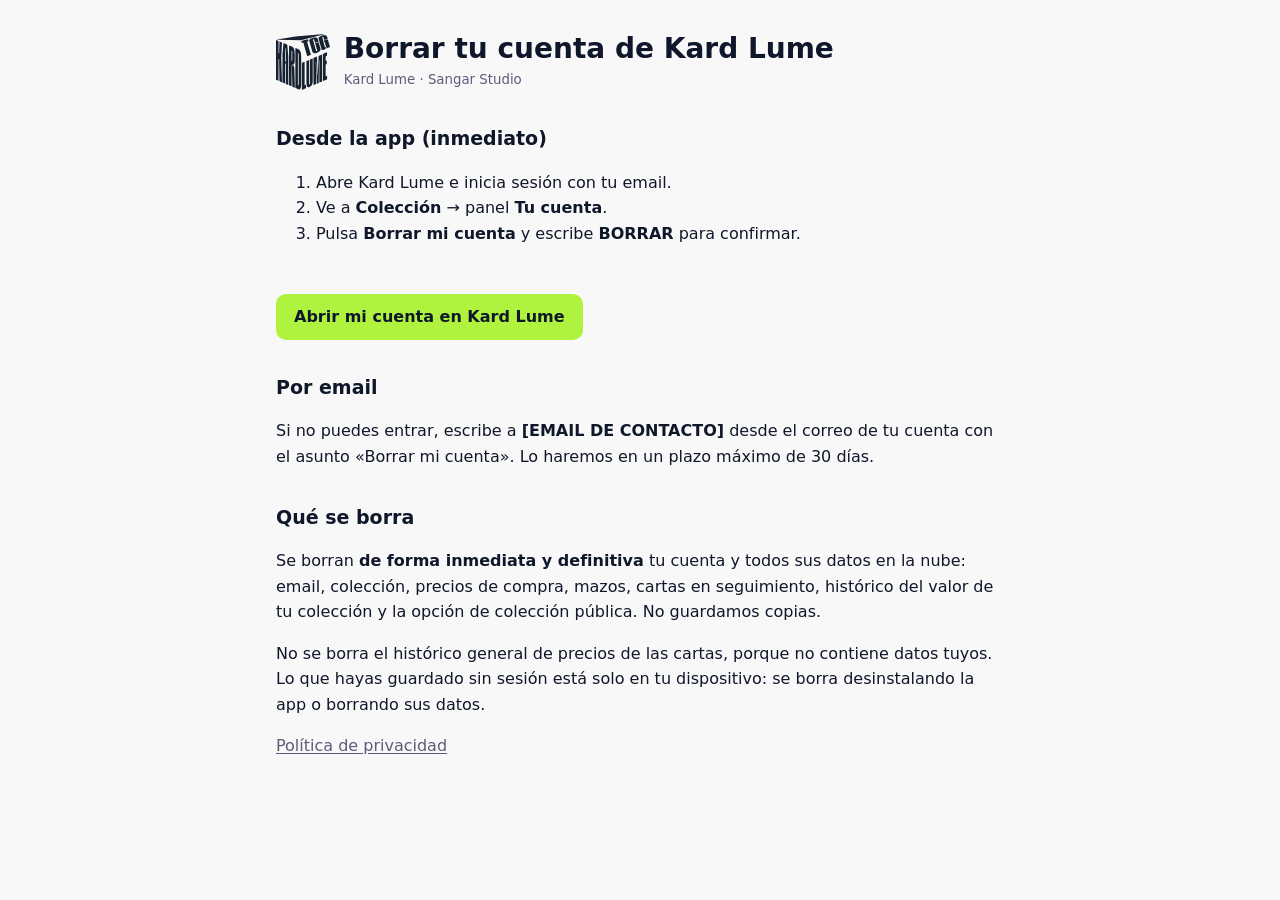
<file: borrar-cuenta.html>
<!DOCTYPE html>
<html lang="es">
<head>
  <meta charset="UTF-8">
  <meta name="viewport" content="width=device-width, initial-scale=1.0">
  <meta http-equiv="Content-Security-Policy" content="default-src 'self'; style-src 'self' 'unsafe-inline'; img-src 'self' data:; object-src 'none'; base-uri 'self'">
  <meta name="theme-color" content="#0f172a">
  <title>Borrar mi cuenta — Kard Lume</title>
  <link rel="icon" href="img/favicon.svg" type="image/svg+xml">
  <style>
    :root { --ink: #0f172a; --muted: #5b5c78; --bg: #f9f8f8; --line: #e5e4ea; --accent: #aff33f; }
    * { box-sizing: border-box; }
    body { margin: 0; background: var(--bg); color: var(--ink); font: 16px/1.6 Inter, system-ui, -apple-system, "Segoe UI", sans-serif; }
    main { max-width: 760px; margin: 0 auto; padding: 32px 16px 64px; }
    header { display: flex; align-items: center; gap: 14px; margin-bottom: 24px; }
    header img { height: 56px; width: auto; }
    h1 { font-size: 28px; line-height: 1.2; margin: 0; }
    h2 { font-size: 19px; margin: 32px 0 8px; }
    p, li { color: var(--ink); }
    small, .muted { color: var(--muted); }
    table { width: 100%; border-collapse: collapse; margin: 8px 0; font-size: 15px; }
    th, td { text-align: left; vertical-align: top; padding: 8px; border-bottom: 1px solid var(--line); }
    th { font-weight: 700; }
    a { color: inherit; text-underline-offset: 2px; }
    .back { display: inline-block; margin-top: 32px; padding: 10px 18px; border-radius: 10px; background: var(--accent); color: var(--ink); font-weight: 800; text-decoration: none; }
    @media (max-width: 560px) { table, thead, tbody, tr, th, td { display: block; } thead { display: none; } td { border: 0; padding: 2px 0; } tr { border-bottom: 1px solid var(--line); padding: 8px 0; } }
  </style>
</head>
<body>
<main>
  <header>
    <img src="img/kardlume-dark.svg" alt="" width="54" height="56">
    <div><h1>Borrar tu cuenta de Kard Lume</h1><small>Kard Lume · Sangar Studio</small></div>
  </header>

  <h2>Desde la app (inmediato)</h2>
  <ol>
    <li>Abre Kard Lume e inicia sesión con tu email.</li>
    <li>Ve a <strong>Colección</strong> → panel <strong>Tu cuenta</strong>.</li>
    <li>Pulsa <strong>Borrar mi cuenta</strong> y escribe <strong>BORRAR</strong> para confirmar.</li>
  </ol>
  <p><a class="back" href="./#cuenta">Abrir mi cuenta en Kard Lume</a></p>

  <h2>Por email</h2>
  <p>Si no puedes entrar, escribe a <strong>[EMAIL DE CONTACTO]</strong> desde el correo de tu cuenta con el asunto «Borrar mi cuenta». Lo haremos en un plazo máximo de 30 días.</p>

  <h2>Qué se borra</h2>
  <p>Se borran <strong>de forma inmediata y definitiva</strong> tu cuenta y todos sus datos en la nube: email, colección, precios de compra, mazos, cartas en seguimiento, histórico del valor de tu colección y la opción de colección pública. No guardamos copias.</p>
  <p>No se borra el histórico general de precios de las cartas, porque no contiene datos tuyos. Lo que hayas guardado sin sesión está solo en tu dispositivo: se borra desinstalando la app o borrando sus datos.</p>

  <p class="muted"><a href="privacidad.html">Política de privacidad</a></p>
</main>
</body>
</html>
</file>
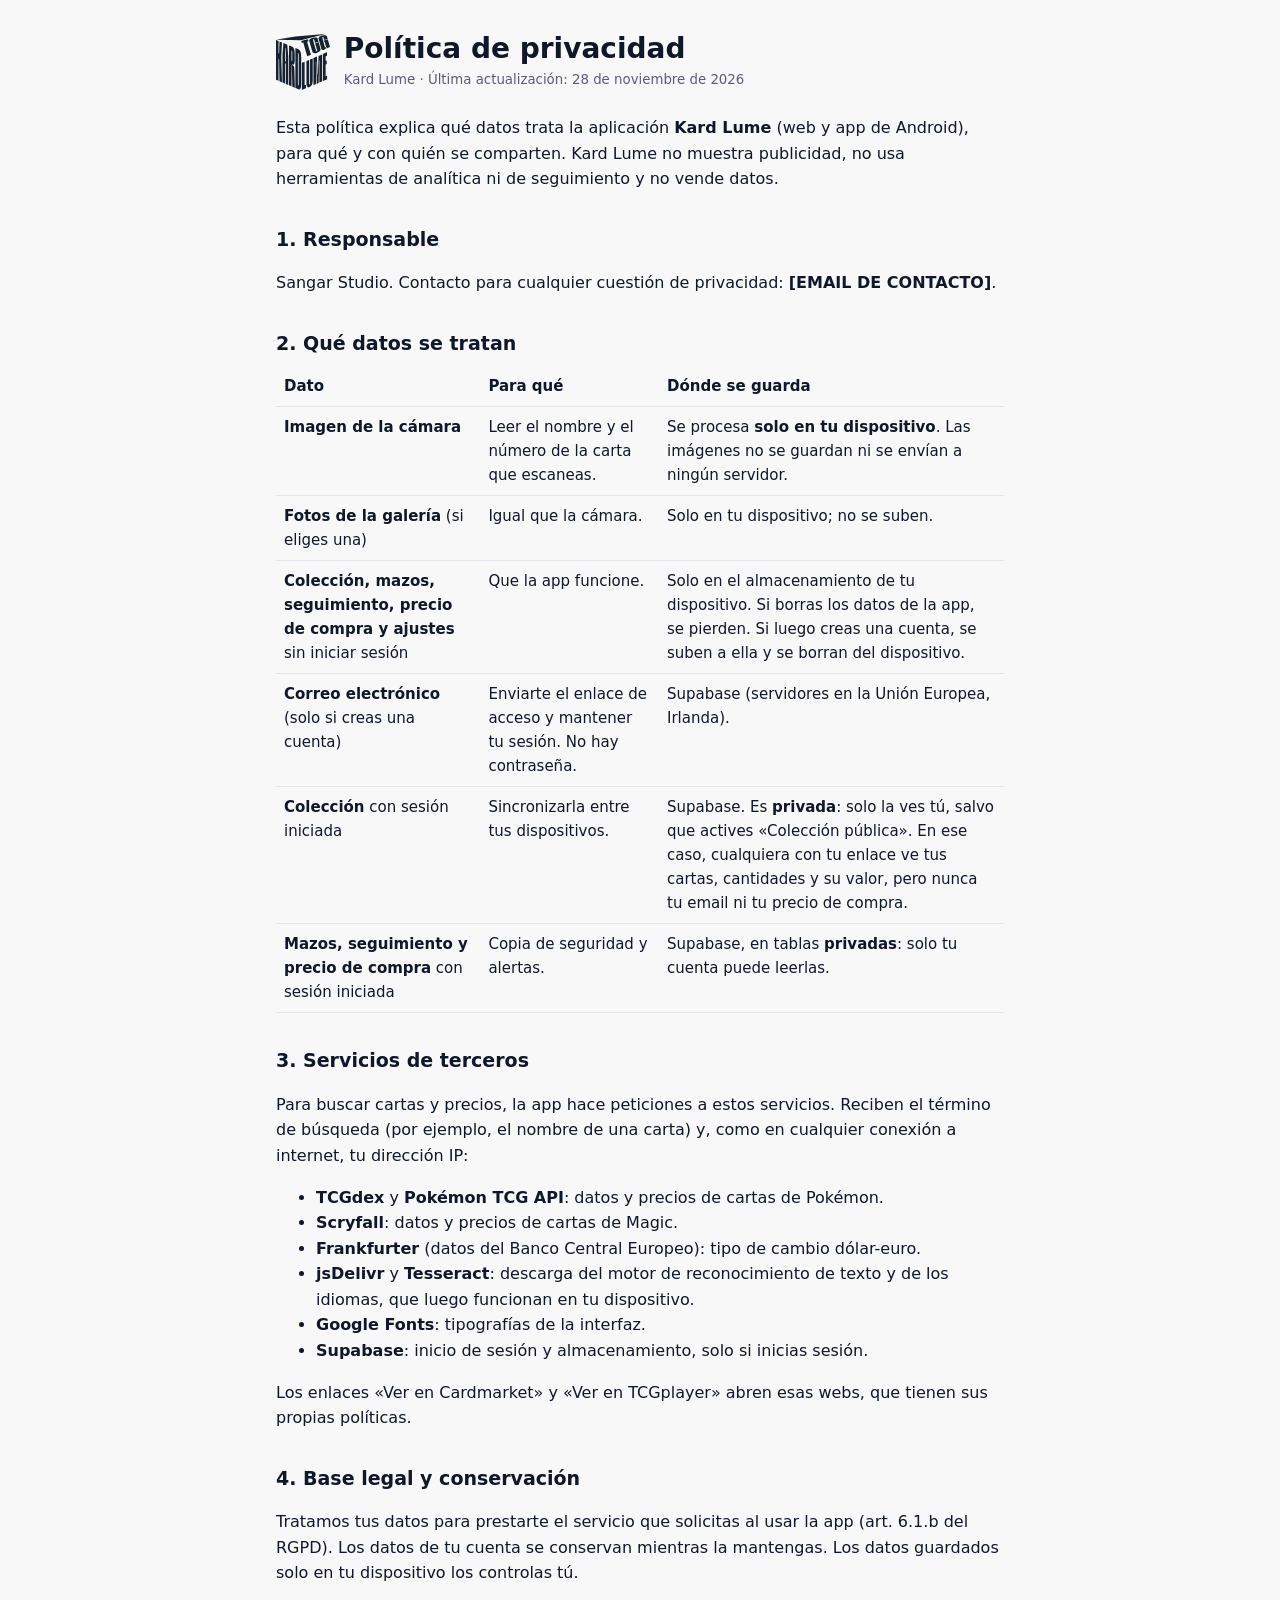
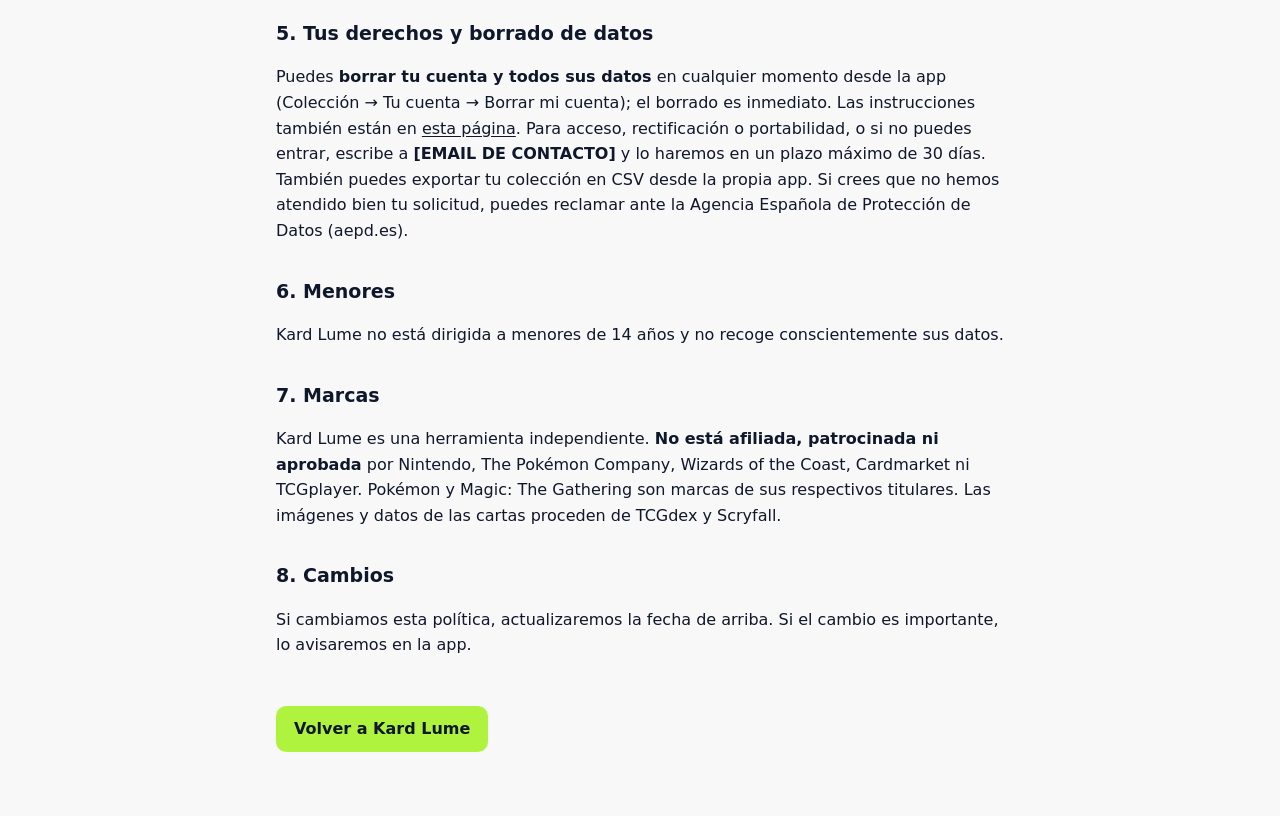
<file: privacidad.html>
<!DOCTYPE html>
<html lang="es">
<head>
  <meta charset="UTF-8">
  <meta name="viewport" content="width=device-width, initial-scale=1.0">
  <meta http-equiv="Content-Security-Policy" content="default-src 'self'; style-src 'self' 'unsafe-inline'; img-src 'self' data:; object-src 'none'; base-uri 'self'">
  <meta name="theme-color" content="#0f172a">
  <title>Política de privacidad — Kard Lume</title>
  <link rel="icon" href="img/favicon.svg" type="image/svg+xml">
  <style>
    :root { --ink: #0f172a; --muted: #5b5c78; --bg: #f9f8f8; --line: #e5e4ea; --accent: #aff33f; }
    * { box-sizing: border-box; }
    body { margin: 0; background: var(--bg); color: var(--ink); font: 16px/1.6 Inter, system-ui, -apple-system, "Segoe UI", sans-serif; }
    main { max-width: 760px; margin: 0 auto; padding: 32px 16px 64px; }
    header { display: flex; align-items: center; gap: 14px; margin-bottom: 24px; }
    header img { height: 56px; width: auto; }
    h1 { font-size: 28px; line-height: 1.2; margin: 0; }
    h2 { font-size: 19px; margin: 32px 0 8px; }
    p, li { color: var(--ink); }
    small, .muted { color: var(--muted); }
    table { width: 100%; border-collapse: collapse; margin: 8px 0; font-size: 15px; }
    th, td { text-align: left; vertical-align: top; padding: 8px; border-bottom: 1px solid var(--line); }
    th { font-weight: 700; }
    a { color: inherit; text-underline-offset: 2px; }
    .back { display: inline-block; margin-top: 32px; padding: 10px 18px; border-radius: 10px; background: var(--accent); color: var(--ink); font-weight: 800; text-decoration: none; }
    @media (max-width: 560px) { table, thead, tbody, tr, th, td { display: block; } thead { display: none; } td { border: 0; padding: 2px 0; } tr { border-bottom: 1px solid var(--line); padding: 8px 0; } }
  </style>
</head>
<body>
<main>
  <header>
    <img src="img/kardlume-dark.svg" alt="" width="54" height="56">
    <div><h1>Política de privacidad</h1><small>Kard Lume · Última actualización: 28 de noviembre de 2026</small></div>
  </header>

  <p>Esta política explica qué datos trata la aplicación <strong>Kard Lume</strong> (web y app de Android), para qué y con quién se comparten. Kard Lume no muestra publicidad, no usa herramientas de analítica ni de seguimiento y no vende datos.</p>

  <h2>1. Responsable</h2>
  <p>Sangar Studio. Contacto para cualquier cuestión de privacidad: <strong>[EMAIL DE CONTACTO]</strong>.</p>

  <h2>2. Qué datos se tratan</h2>
  <table>
    <thead><tr><th>Dato</th><th>Para qué</th><th>Dónde se guarda</th></tr></thead>
    <tbody>
      <tr><td><strong>Imagen de la cámara</strong></td><td>Leer el nombre y el número de la carta que escaneas.</td><td>Se procesa <strong>solo en tu dispositivo</strong>. Las imágenes no se guardan ni se envían a ningún servidor.</td></tr>
      <tr><td><strong>Fotos de la galería</strong> (si eliges una)</td><td>Igual que la cámara.</td><td>Solo en tu dispositivo; no se suben.</td></tr>
      <tr><td><strong>Colección, mazos, seguimiento, precio de compra y ajustes</strong> sin iniciar sesión</td><td>Que la app funcione.</td><td>Solo en el almacenamiento de tu dispositivo. Si borras los datos de la app, se pierden. Si luego creas una cuenta, se suben a ella y se borran del dispositivo.</td></tr>
      <tr><td><strong>Correo electrónico</strong> (solo si creas una cuenta)</td><td>Enviarte el enlace de acceso y mantener tu sesión. No hay contraseña.</td><td>Supabase (servidores en la Unión Europea, Irlanda).</td></tr>
      <tr><td><strong>Colección</strong> con sesión iniciada</td><td>Sincronizarla entre tus dispositivos.</td><td>Supabase. Es <strong>privada</strong>: solo la ves tú, salvo que actives «Colección pública». En ese caso, cualquiera con tu enlace ve tus cartas, cantidades y su valor, pero nunca tu email ni tu precio de compra.</td></tr>
      <tr><td><strong>Mazos, seguimiento y precio de compra</strong> con sesión iniciada</td><td>Copia de seguridad y alertas.</td><td>Supabase, en tablas <strong>privadas</strong>: solo tu cuenta puede leerlas.</td></tr>
    </tbody>
  </table>

  <h2>3. Servicios de terceros</h2>
  <p>Para buscar cartas y precios, la app hace peticiones a estos servicios. Reciben el término de búsqueda (por ejemplo, el nombre de una carta) y, como en cualquier conexión a internet, tu dirección IP:</p>
  <ul>
    <li><strong>TCGdex</strong> y <strong>Pokémon TCG API</strong>: datos y precios de cartas de Pokémon.</li>
    <li><strong>Scryfall</strong>: datos y precios de cartas de Magic.</li>
    <li><strong>Frankfurter</strong> (datos del Banco Central Europeo): tipo de cambio dólar-euro.</li>
    <li><strong>jsDelivr</strong> y <strong>Tesseract</strong>: descarga del motor de reconocimiento de texto y de los idiomas, que luego funcionan en tu dispositivo.</li>
    <li><strong>Google Fonts</strong>: tipografías de la interfaz.</li>
    <li><strong>Supabase</strong>: inicio de sesión y almacenamiento, solo si inicias sesión.</li>
  </ul>
  <p>Los enlaces «Ver en Cardmarket» y «Ver en TCGplayer» abren esas webs, que tienen sus propias políticas.</p>

  <h2>4. Base legal y conservación</h2>
  <p>Tratamos tus datos para prestarte el servicio que solicitas al usar la app (art. 6.1.b del RGPD). Los datos de tu cuenta se conservan mientras la mantengas. Los datos guardados solo en tu dispositivo los controlas tú.</p>

  <h2>5. Tus derechos y borrado de datos</h2>
  <p>Puedes <strong>borrar tu cuenta y todos sus datos</strong> en cualquier momento desde la app (Colección → Tu cuenta → Borrar mi cuenta); el borrado es inmediato. Las instrucciones también están en <a href="borrar-cuenta.html">esta página</a>. Para acceso, rectificación o portabilidad, o si no puedes entrar, escribe a <strong>[EMAIL DE CONTACTO]</strong> y lo haremos en un plazo máximo de 30 días. También puedes exportar tu colección en CSV desde la propia app. Si crees que no hemos atendido bien tu solicitud, puedes reclamar ante la Agencia Española de Protección de Datos (aepd.es).</p>

  <h2>6. Menores</h2>
  <p>Kard Lume no está dirigida a menores de 14 años y no recoge conscientemente sus datos.</p>

  <h2>7. Marcas</h2>
  <p>Kard Lume es una herramienta independiente. <strong>No está afiliada, patrocinada ni aprobada</strong> por Nintendo, The Pokémon Company, Wizards of the Coast, Cardmarket ni TCGplayer. Pokémon y Magic: The Gathering son marcas de sus respectivos titulares. Las imágenes y datos de las cartas proceden de TCGdex y Scryfall.</p>

  <h2>8. Cambios</h2>
  <p>Si cambiamos esta política, actualizaremos la fecha de arriba. Si el cambio es importante, lo avisaremos en la app.</p>

  <a class="back" href="./">Volver a Kard Lume</a>
</main>
</body>
</html>
</file>
